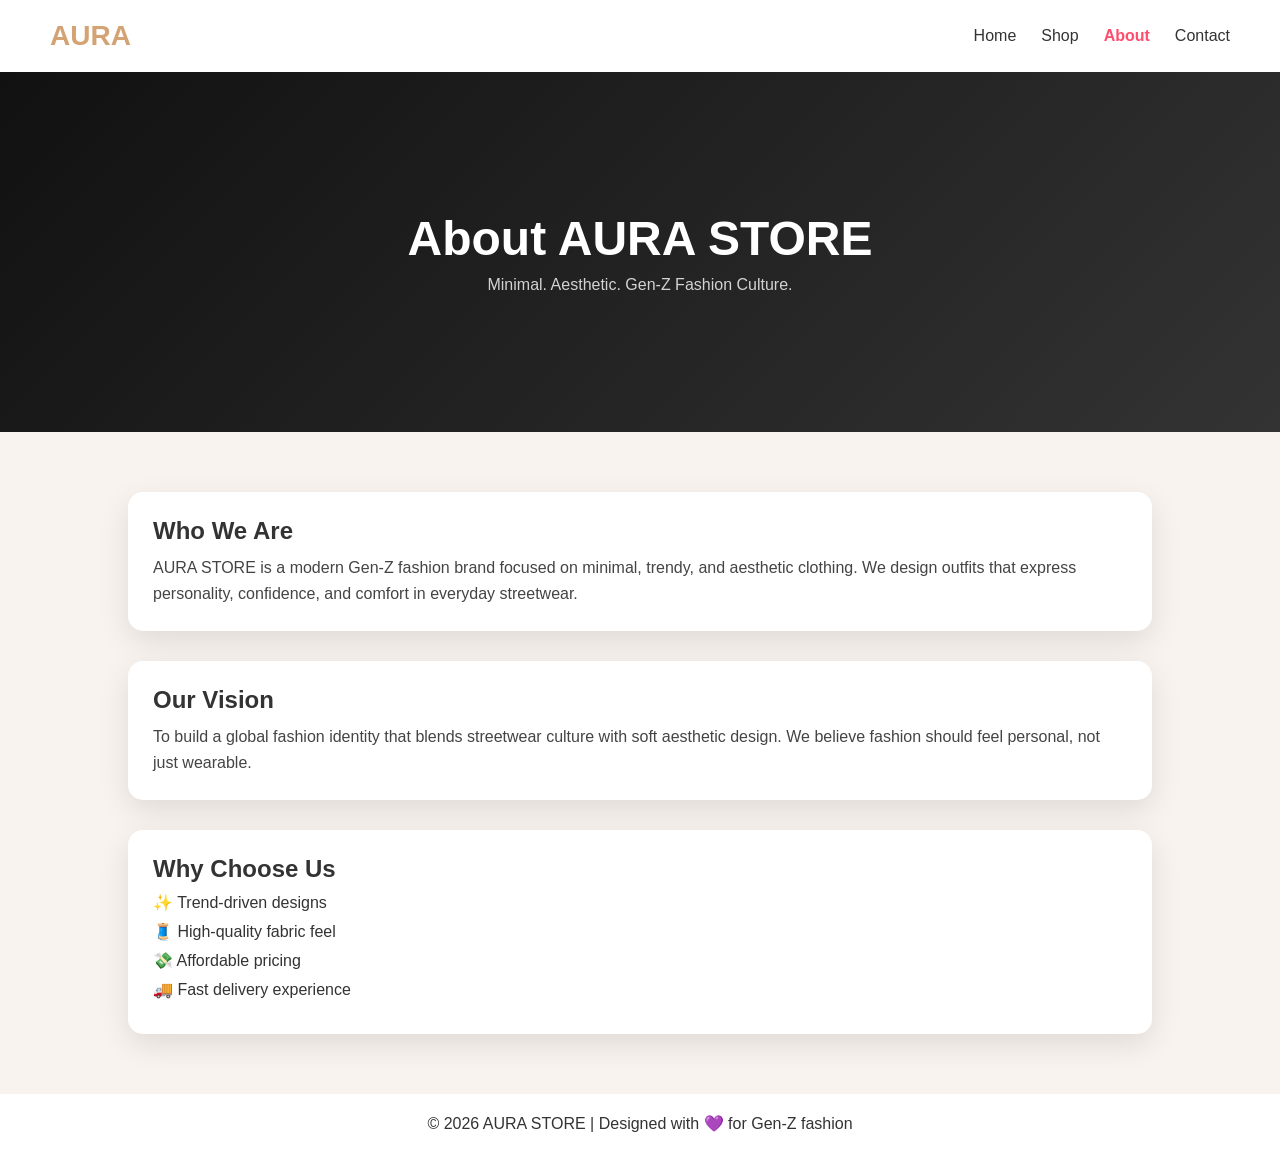
<file: about.html>
<!DOCTYPE html>
<html lang="en">
<head>
<meta charset="UTF-8">
<meta name="viewport" content="width=device-width, initial-scale=1.0">
<title>About | AURA STORE</title>
<link rel="stylesheet" href="style.css">
</head>

<body>

<!-- NAVBAR -->
<header>
<nav class="navbar">

   <h1 class="logo">AURA</h1>

  <ul class="nav-links">
   <li><a href="index.html">Home</a></li>
   <li><a href="index.html#shop">Shop</a></li>
   <li><a href="about.html" class="active">About</a></li>
   <li><a href="contact.html">Contact</a></li>
</ul>

</nav>
</header>

<!-- HERO SECTION -->
<section class="about-hero">

   <h1>About AURA STORE</h1>
   <p>Minimal. Aesthetic. Gen-Z Fashion Culture.</p>

</section>

<!-- MAIN CONTENT -->
<section class="about-container">

   <div class="about-box">

      <h2>Who We Are</h2>
      <p>
         AURA STORE is a modern Gen-Z fashion brand focused on minimal, trendy, and aesthetic clothing.
         We design outfits that express personality, confidence, and comfort in everyday streetwear.
      </p>

   </div>

   <div class="about-box">

      <h2>Our Vision</h2>
      <p>
         To build a global fashion identity that blends streetwear culture with soft aesthetic design.
         We believe fashion should feel personal, not just wearable.
      </p>

   </div>

   <div class="about-box">

      <h2>Why Choose Us</h2>
      <ul>
         <li>✨ Trend-driven designs</li>
         <li>🧵 High-quality fabric feel</li>
         <li>💸 Affordable pricing</li>
         <li>🚚 Fast delivery experience</li>
      </ul>

   </div>

</section>

<!-- FOOTER -->
<footer>
   <p>© 2026 AURA STORE | Designed with 💜 for Gen-Z fashion</p>
</footer>

</body>
</html>
</file>
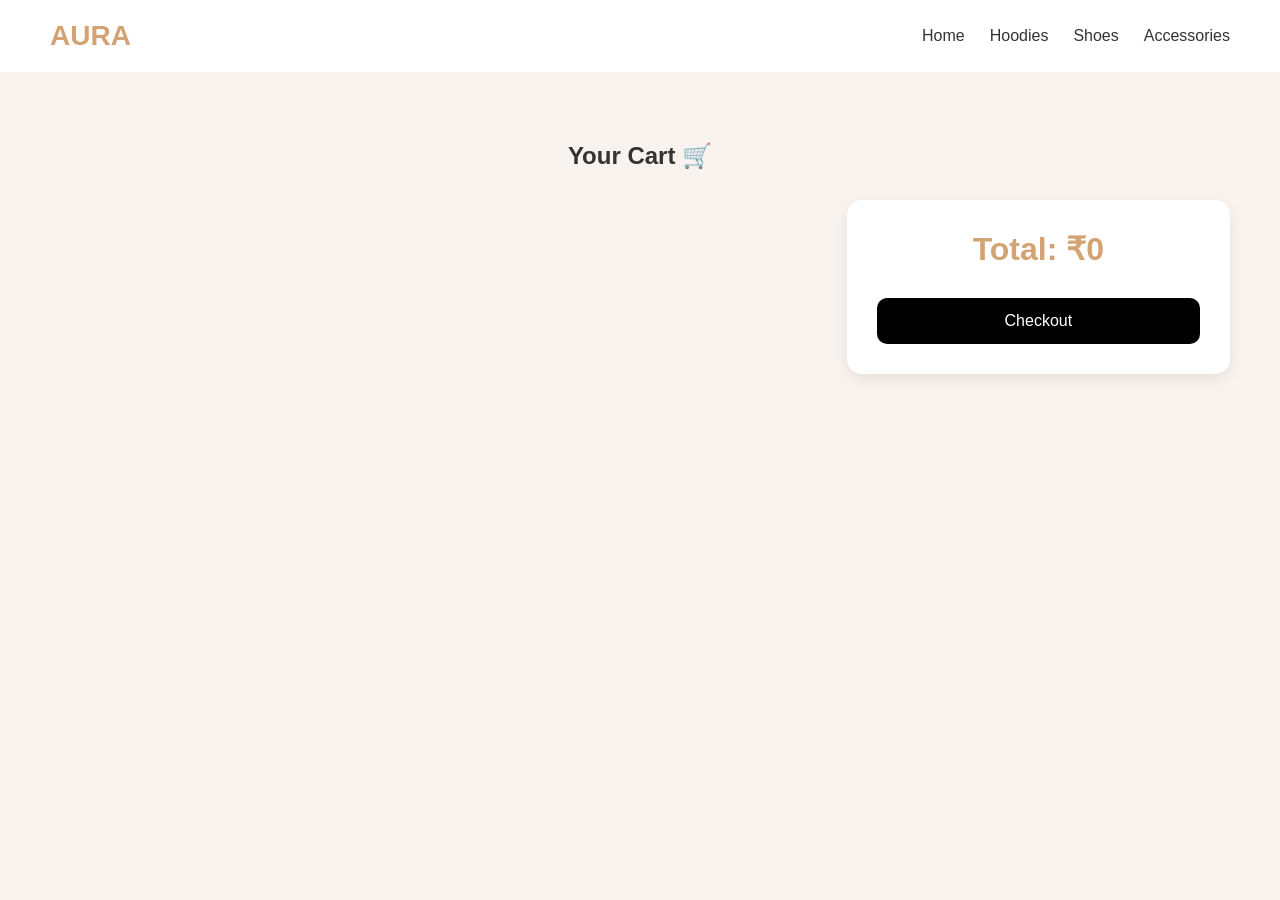
<file: cart.html>
<!DOCTYPE html>
<html lang="en">

<head>

<meta charset="UTF-8">
<meta name="viewport" content="width=device-width, initial-scale=1.0">

<title>Cart</title>

<link rel="stylesheet" href="style.css">

</head>

<body>

<!-- NAVBAR -->

<header>

<nav class="navbar">

<h1 class="logo">AURA</h1>

<ul class="nav-links">

<li><a href="index.html">Home</a></li>

<li><a href="hoodies.html">Hoodies</a></li>

<li><a href="shoes.html">Shoes</a></li>
<li><a href="accessories.html">Accessories</a></li>

</ul>

</nav>

</header>


<!-- CART SECTION -->

<section class="products">

<h2>Your Cart 🛒</h2>

<div class="cart-container">

   <!-- LEFT SIDE -->
   <div id="cart-items"></div>

   <!-- RIGHT SIDE -->
   <div class="total-box">

      <h2 class="total-price">
         Total: ₹0
      </h2>

      <button class="checkout-btn">
         Checkout
      </button>

   </div>

</div>

</section>
</div>

</section>

<script src="script.js"></script>

</body>
</html>
</file>
<file: style.css>
*{
   margin:0;
   padding:0;
   box-sizing:border-box;
   font-family:Arial,sans-serif;
}

body{
   background:#f8f3ee;
   color:#333;
}

/* NAVBAR */

.navbar{
   display:flex;
   justify-content:space-between;
   align-items:center;
   padding:20px 50px;
   background:white;
   position:sticky;
   top:0;
   z-index:1000;
}

.logo{
   font-size:28px;
   color:#d4a373;
}

.nav-links{
   display:flex;
   list-style:none;
   gap:25px;
}

.nav-links a{
   text-decoration:none;
   color:#333;
}

/* SEARCH */

#search{
   padding:10px 15px;
   width:250px;
   border:none;
   border-radius:25px;
   outline:none;
   background:#f3f3f3;
}

/* ICONS */

.cart-icon,
.wishlist-icon{
   font-size:18px;
   font-weight:bold;
}

/* HERO */

.hero{
   height:80vh;

   background:
   url('https://i.pinimg.com/1200x/cd/8b/63/cd8b638133543e28eb75cbc257c8b589.jpg');

   background-size:cover;
   background-position:center;
   background-repeat:no-repeat;

   display:flex;
   justify-content:center;
   align-items:center;
   text-align:center;
}

.hero-text h2{
   font-size:55px;
   color:white;
}

.hero-text p{
   color:white;
   margin:15px 0;
}

.hero button{
   padding:12px 25px;
   border:none;
   background:#d4a373;
   color:white;
   cursor:pointer;
   border-radius:8px;
}

/* SECTIONS */

section{
   padding:70px 50px;
}

.categories h2,
.products h2,
.about h2,
.arrival h2{
   text-align:center;
   margin-bottom:30px;
}

/* CATEGORY */

.cat-box{
   display:grid;
   grid-template-columns:repeat(auto-fit,minmax(220px,1fr));
   gap:20px;
}

.cat{
   background:white;
   border-radius:12px;
   overflow:hidden;
   text-align:center;
   text-decoration:none;
   color:black;
   transition:0.3s;
}

.cat:hover{
   transform:translateY(-8px);
}

.cat img{
   width:100%;
   height:280px;
   object-fit:cover;
}

.cat h3{
   padding:15px;
}


/* PRODUCTS */

.card.product h3,
.card.product p{
   text-align:center;
}

.product-grid{
   display:grid;
   grid-template-columns:repeat(4,1fr);
   gap:20px;
}

.card.product{
   background:white;
   border-radius:15px;
   overflow:hidden;
   box-shadow:0 5px 15px rgba(0,0,0,0.1);

   display:flex;
   flex-direction:column;

   height:520px; /* same card height */
}

.card.product img{
   width:100%;
   height:320px;
   object-fit:cover;
}

.card.product h3{
   margin-top:15px;
   min-height:50px;
}

.card.product p{
   margin:10px 0;
}

.btns{
   margin-top:auto;
   display:flex;
   justify-content:center;
   gap:10px;
}



/* BUTTONS */

.btns{
   display:flex;
   justify-content:center;
   align-items:center;
   gap:10px;
   margin-top:15px;
}

.cart-btn{
   height:45px;
   padding:0 18px;
   border:none;
   background:black;
   color:white;
   border-radius:8px;
   cursor:pointer;
}

.cart-btn:hover{
   background:#d4a373;
}

.wish-btn{
   width:45px;
   height:45px;
   border:none;
   background:#f3f3f3;
   border-radius:8px;
   cursor:pointer;
   font-size:20px;

   display:flex;
   justify-content:center;
   align-items:center;
}

.wish-btn:hover{
   background:pink;
}

/* LOGIN BUTTONS */

#login-btn,
#logout-btn{
   padding:10px 18px;
   border:none;
   color:white;
   border-radius:8px;
   cursor:pointer;
}

#login-btn{
   background:black;
}

#logout-btn{
   background:red;
   display:none;
}

/* POPUPS */

.login-popup,
.signup-popup,
.product-popup{
   position:fixed;
   top:0;
   left:0;
   width:100%;
   height:100%;
   background:rgba(0,0,0,0.5);

   display:none;

   justify-content:center;
   align-items:center;

   z-index:1000;
}

/* POPUP BOX */

.login-box,
.signup-box,
.popup-box{
   background:white;
   padding:30px;
   width:350px;
   border-radius:12px;
   position:relative;
   text-align:center;
}

/* INPUTS */

.login-box input,
.signup-box input{
   width:100%;
   padding:12px;
   margin-top:10px;
   border:1px solid #ccc;
   border-radius:8px;
   outline:none;
}

/* SUBMIT BUTTONS */

.login-submit,
.signup-submit,
.view-btn{
   width:100%;
   padding:12px;
   margin-top:15px;
   border:none;
   background:#d4a373;
   color:white;
   border-radius:8px;
   cursor:pointer;
}

/* POPUP IMAGE */

.popup-box img{
   width:100%;
   height:300px;
   object-fit:cover;
   border-radius:10px;
}

/* CLOSE BUTTON */

#close-login,
#close-signup,
#close-popup{
   position:absolute;
   top:10px;
   right:15px;
   font-size:28px;
   cursor:pointer;
}

#show-signup{
   color:blue;
   cursor:pointer;
}

/* HIDDEN DESCRIPTION */

.product-desc{
   display:none;
}

/* ARRIVAL */

.arrival{
   background:#f8f8f8;
   text-align:center;
}

.arrival-container{
   margin-top:40px;

   display:grid;
   grid-template-columns:repeat(auto-fit,minmax(250px,1fr));
   gap:25px;
}

.arrival-card{
   background:white;
   padding:15px;
   border-radius:15px;
   position:relative;
   transition:0.3s;
}

.arrival-card:hover{
   transform:translateY(-10px);
}

.arrival-card img{
   width:100%;
   height:320px;
   object-fit:cover;
   border-radius:12px;
}

.arrival-card span{
   position:absolute;
   top:20px;
   left:20px;

   background:black;
   color:white;

   padding:6px 12px;

   border-radius:20px;

   font-size:12px;
}

/* COUNTDOWN */

.countdown{
   margin-top:30px;

   display:flex;
   justify-content:center;
   gap:20px;
   flex-wrap:wrap;
}

.time-box{
   background:black;
   color:white;

   padding:15px;

   border-radius:12px;

   width:90px;
}

.time-box span{
   font-size:24px;
   font-weight:bold;
}

/* ABOUT */

.about{
   text-align:center;
}

/* FOOTER */

footer{
   text-align:center;
   padding:20px;
   background:white;
}

/* RESPONSIVE */

@media(max-width:900px){

   .hero-text h2{
      font-size:38px;
   }

   .navbar{
      flex-wrap:wrap;
      gap:15px;
   }

}

@media(max-width:600px){

   .navbar{
      flex-direction:column;
   }

   .nav-links{
      flex-direction:column;
      align-items:center;
   }

   .hero-text h2{
      font-size:32px;
   }

}
.cart-icon{
   text-decoration:none;
   color:black;
   font-size:20px;
   font-weight:bold;
}

/* CART PAGE */

.cart-container{
   display:grid;
   grid-template-columns:2fr 1fr;
   gap:30px;
   align-items:start;
}

/* LEFT SIDE */

#cart-items{
   display:grid;
   grid-template-columns:repeat(auto-fit,minmax(260px,300px));
   gap:25px;
}

/* CART CARD */

#cart-items .card{
   background:white;
   border-radius:15px;
   padding:18px;
   text-align:center;
   box-shadow:0 5px 15px rgba(0,0,0,0.08);
}

/* IMAGE */

#cart-items .card img{
   width:100%;
   height:260px;
   object-fit:cover;
   border-radius:10px;
}

/* QUANTITY BUTTONS */

.quantity-box{
   display:flex;
   justify-content:center;
   gap:8px;
   margin:12px 0;
}

.quantity-box button{
   width:28px;
   height:28px;
   border:none;
   border-radius:50%;
   background:black;
   color:white;
   cursor:pointer;
   font-size:16px;
   font-weight:bold;

   display:flex;
   align-items:center;
   justify-content:center;
}

/* REMOVE BUTTON */

.remove-btn{
   padding:8px 16px;
   border:none;
   background:#d4a373;
   color:white;
   border-radius:8px;
   cursor:pointer;
   margin-top:8px;
}

/* RIGHT SIDE TOTAL BOX */

.total-box{
   background:white;
   padding:30px;
   border-radius:15px;
   position:sticky;
   top:100px;

   height:fit-content;

   box-shadow:0 5px 15px rgba(0,0,0,0.08);
}

.total-price{
   color:#d4a373;
   margin-bottom:20px;
   font-size:32px;
}

/* CHECKOUT BUTTON */

.checkout-btn{
   width:100%;
   padding:14px;
   border:none;
   background:black;
   color:white;
   border-radius:10px;
   cursor:pointer;
   font-size:16px;
}

/* MOBILE */

@media(max-width:900px){

.cart-container{
   grid-template-columns:1fr;
}

#cart-items{
   justify-content:center;
}

}

/* ================= ABOUT PAGE ================= */

.nav-links a.active {
   color: #ff4d6d;
   font-weight: bold;
}

.about-hero {
   height: 40vh;
   background: linear-gradient(135deg, #111, #333);
   color: white;
   display: flex;
   flex-direction: column;
   justify-content: center;
   align-items: center;
   text-align: center;
}

.about-hero h1 {
   font-size: 3rem;
   margin-bottom: 10px;
}

.about-hero p {
   opacity: 0.8;
}

.about-container {
   padding: 60px 10%;
   display: grid;
   gap: 30px;
}

.about-box {
   background: white;
   padding: 25px;
   border-radius: 15px;
   box-shadow: 0 10px 30px rgba(0,0,0,0.1);
}

.about-box h2 {
   margin-bottom: 10px;
}

.about-box p {
   line-height: 1.6;
   color: #444;
}

.about-box ul {
   list-style: none;
   padding: 0;
}

.about-box ul li {
   margin: 10px 0;
}

.btns{
   margin-top:auto;
}

.card h3{
   height:50px;
   overflow:hidden;

   display:-webkit-box;
   -webkit-line-clamp:2;
   -webkit-box-orient:vertical;
}

/* API PRODUCTS FINAL FIX */

.product-grid{
   display:grid;
   grid-template-columns:repeat(4,1fr);
   gap:20px;
}

.btns{
   margin-top:auto;
   display:flex;
   justify-content:center;
   gap:10px;
}

.view-btn{
   margin-top:10px;
}

@media(max-width:1000px){
   .product-grid{
      grid-template-columns:repeat(2,1fr);
   }
}

@media(max-width:600px){
   .product-grid{
      grid-template-columns:1fr;
   }
}
</file>
